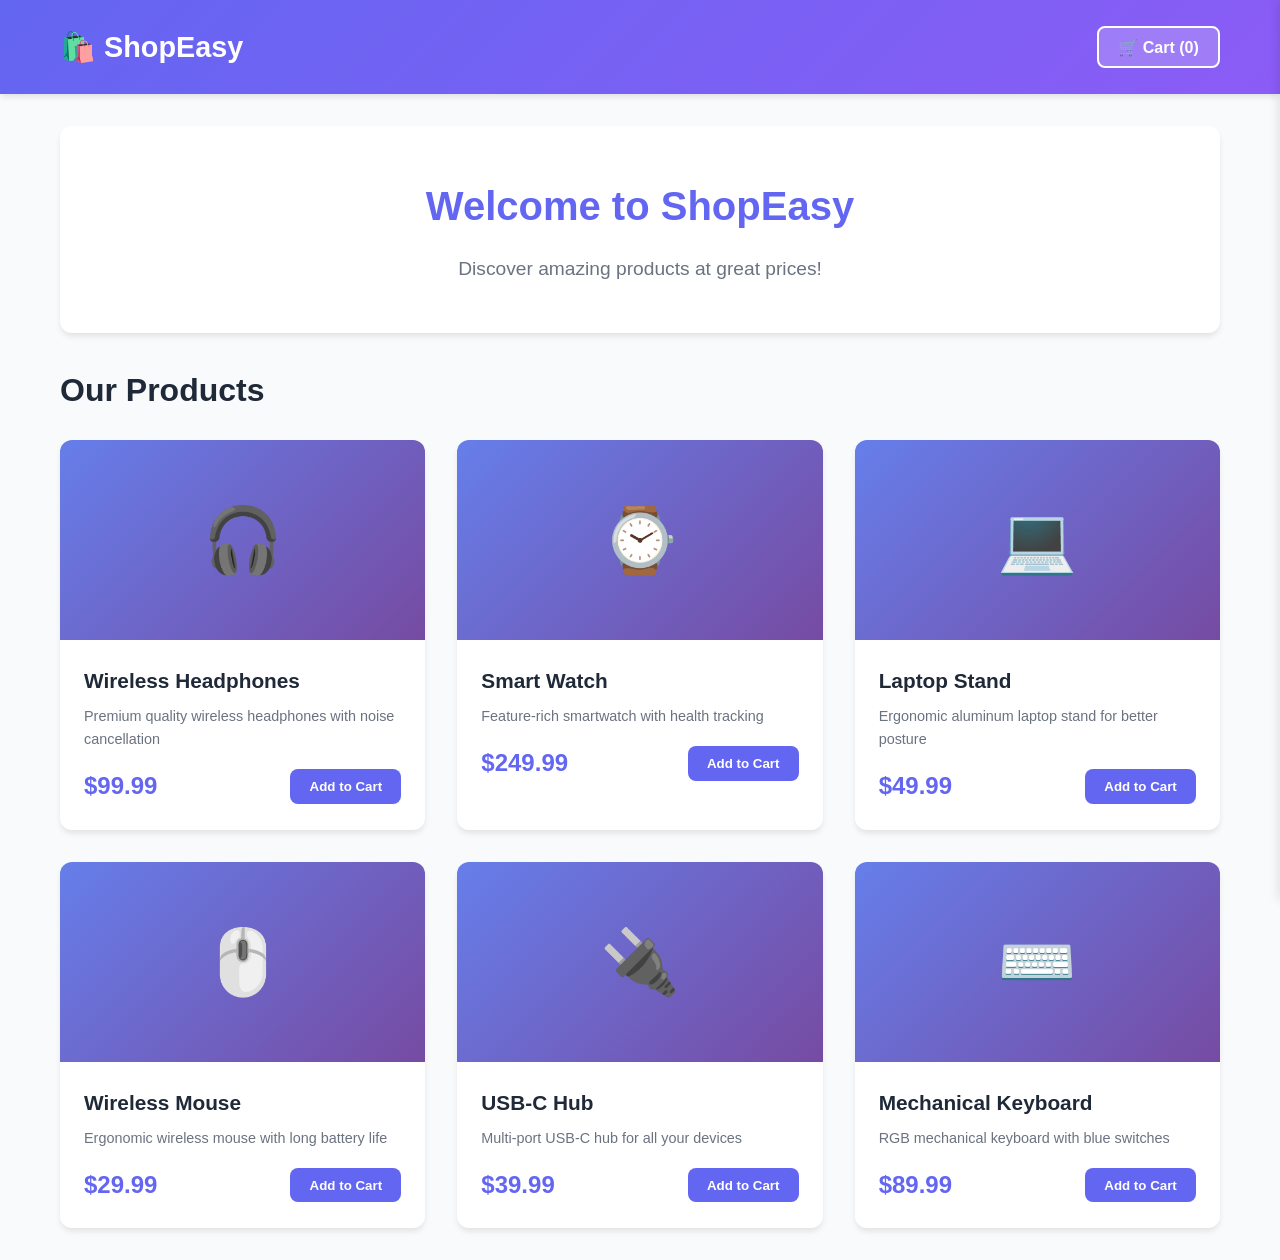
<file: index.html>
<!DOCTYPE html>
<html lang="en">
<head>
    <meta charset="UTF-8">
    <meta name="viewport" content="width=device-width, initial-scale=1.0">
    <title>ShopEasy - Online Store</title>
    <link rel="stylesheet" href="styles.css">
</head>
<body>
    <header>
        <div class="container">
            <h1>🛍️ ShopEasy</h1>
            <nav>
                <button class="cart-btn" onclick="toggleCart()">
                    🛒 Cart (<span id="cart-count">0</span>)
                </button>
            </nav>
        </div>
    </header>

    <main class="container">
        <section class="hero">
            <h2>Welcome to ShopEasy</h2>
            <p>Discover amazing products at great prices!</p>
        </section>

        <section class="products-section">
            <h2>Our Products</h2>
            <div class="products-grid" id="products-grid">
                <!-- Products will be loaded here -->
            </div>
        </section>
    </main>

    <!-- Cart Sidebar -->
    <div class="cart-sidebar" id="cart-sidebar">
        <div class="cart-header">
            <h2>Your Cart</h2>
            <button class="close-btn" onclick="toggleCart()">×</button>
        </div>
        <div class="cart-items" id="cart-items">
            <p class="empty-cart">Your cart is empty</p>
        </div>
        <div class="cart-footer">
            <div class="cart-total">
                <strong>Total: $<span id="cart-total">0.00</span></strong>
            </div>
            <button class="checkout-btn" onclick="checkout()">Checkout</button>
        </div>
    </div>

    <!-- Order Success Modal -->
    <div class="modal" id="success-modal">
        <div class="modal-content">
            <span class="close-modal" onclick="closeModal()">&times;</span>
            <div class="success-icon">✓</div>
            <h2>Order Placed Successfully!</h2>
            <p>Thank you for your purchase. Your order has been sent to the store owner.</p>
            <button class="btn-primary" onclick="closeModal()">Continue Shopping</button>
        </div>
    </div>

    <script src="app.js"></script>
</body>
</html>
</file>
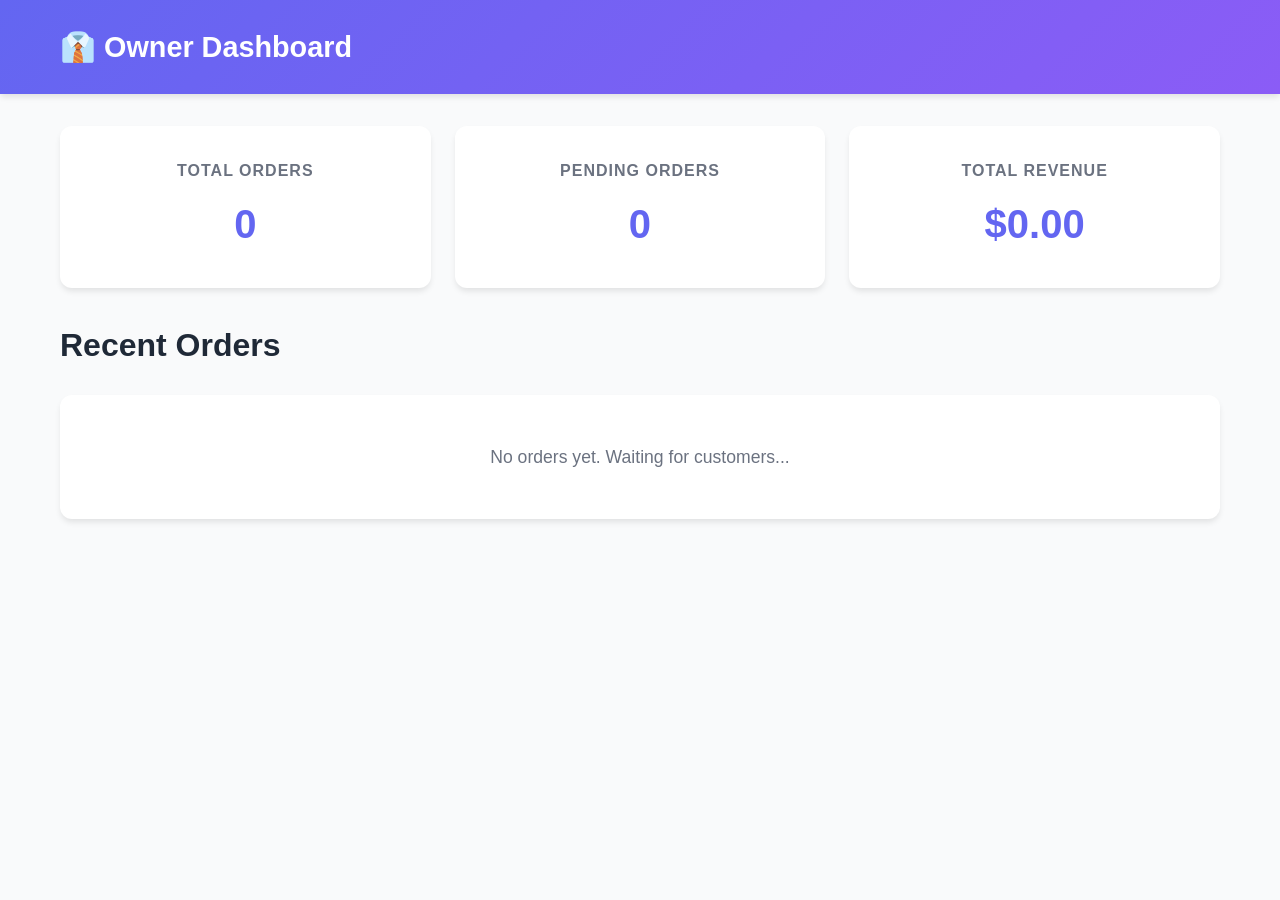
<file: owner.html>
<!DOCTYPE html>
<html lang="en">
<head>
    <meta charset="UTF-8">
    <meta name="viewport" content="width=device-width, initial-scale=1.0">
    <title>ShopEasy - Owner Dashboard</title>
    <link rel="stylesheet" href="styles.css">
</head>
<body class="owner-page">
    <header>
        <div class="container">
            <h1>👔 Owner Dashboard</h1>
            <nav>
                <span class="notification-badge" id="notification-badge" style="display: none;">New Orders!</span>
            </nav>
        </div>
    </header>

    <main class="container">
        <section class="dashboard-stats">
            <div class="stat-card">
                <h3>Total Orders</h3>
                <p class="stat-number" id="total-orders">0</p>
            </div>
            <div class="stat-card">
                <h3>Pending Orders</h3>
                <p class="stat-number" id="pending-orders">0</p>
            </div>
            <div class="stat-card">
                <h3>Total Revenue</h3>
                <p class="stat-number">$<span id="total-revenue">0.00</span></p>
            </div>
        </section>

        <section class="orders-section">
            <h2>Recent Orders</h2>
            <div class="orders-container" id="orders-container">
                <p class="no-orders">No orders yet. Waiting for customers...</p>
            </div>
        </section>
    </main>

    <!-- Order Detail Modal -->
    <div class="modal" id="order-modal">
        <div class="modal-content">
            <span class="close-modal" onclick="closeOrderModal()">&times;</span>
            <div id="order-details">
                <!-- Order details will be loaded here -->
            </div>
        </div>
    </div>

    <script src="owner.js"></script>
</body>
</html>
</file>
<file: styles.css>
* {
    margin: 0;
    padding: 0;
    box-sizing: border-box;
}

:root {
    --primary-color: #6366f1;
    --primary-dark: #4f46e5;
    --secondary-color: #8b5cf6;
    --success-color: #10b981;
    --danger-color: #ef4444;
    --text-dark: #1f2937;
    --text-light: #6b7280;
    --bg-light: #f9fafb;
    --border-color: #e5e7eb;
    --shadow: 0 4px 6px -1px rgba(0, 0, 0, 0.1);
    --shadow-lg: 0 10px 15px -3px rgba(0, 0, 0, 0.1);
}

body {
    font-family: 'Segoe UI', Tahoma, Geneva, Verdana, sans-serif;
    background-color: var(--bg-light);
    color: var(--text-dark);
    line-height: 1.6;
}

.container {
    max-width: 1200px;
    margin: 0 auto;
    padding: 0 20px;
}

/* Header */
header {
    background: linear-gradient(135deg, var(--primary-color), var(--secondary-color));
    color: white;
    padding: 1.5rem 0;
    box-shadow: var(--shadow);
    position: sticky;
    top: 0;
    z-index: 100;
}

header .container {
    display: flex;
    justify-content: space-between;
    align-items: center;
}

header h1 {
    font-size: 1.8rem;
    font-weight: 700;
}

.cart-btn {
    background: rgba(255, 255, 255, 0.2);
    border: 2px solid white;
    color: white;
    padding: 0.6rem 1.2rem;
    border-radius: 8px;
    cursor: pointer;
    font-size: 1rem;
    font-weight: 600;
    transition: all 0.3s ease;
}

.cart-btn:hover {
    background: white;
    color: var(--primary-color);
    transform: translateY(-2px);
}

/* Hero Section */
.hero {
    text-align: center;
    padding: 3rem 0;
    background: white;
    margin: 2rem 0;
    border-radius: 12px;
    box-shadow: var(--shadow);
}

.hero h2 {
    font-size: 2.5rem;
    margin-bottom: 1rem;
    color: var(--primary-color);
}

.hero p {
    font-size: 1.2rem;
    color: var(--text-light);
}

/* Products Section */
.products-section {
    margin: 2rem 0;
}

.products-section h2 {
    font-size: 2rem;
    margin-bottom: 1.5rem;
    color: var(--text-dark);
}

.products-grid {
    display: grid;
    grid-template-columns: repeat(auto-fill, minmax(280px, 1fr));
    gap: 2rem;
    margin-bottom: 2rem;
}

.product-card {
    background: white;
    border-radius: 12px;
    overflow: hidden;
    box-shadow: var(--shadow);
    transition: transform 0.3s ease, box-shadow 0.3s ease;
    cursor: pointer;
}

.product-card:hover {
    transform: translateY(-5px);
    box-shadow: var(--shadow-lg);
}

.product-image {
    width: 100%;
    height: 200px;
    background: linear-gradient(135deg, #667eea 0%, #764ba2 100%);
    display: flex;
    align-items: center;
    justify-content: center;
    font-size: 4rem;
    color: white;
}

.product-info {
    padding: 1.5rem;
}

.product-name {
    font-size: 1.3rem;
    font-weight: 600;
    margin-bottom: 0.5rem;
    color: var(--text-dark);
}

.product-description {
    color: var(--text-light);
    font-size: 0.9rem;
    margin-bottom: 1rem;
}

.product-footer {
    display: flex;
    justify-content: space-between;
    align-items: center;
}

.product-price {
    font-size: 1.5rem;
    font-weight: 700;
    color: var(--primary-color);
}

.add-to-cart-btn {
    background: var(--primary-color);
    color: white;
    border: none;
    padding: 0.6rem 1.2rem;
    border-radius: 8px;
    cursor: pointer;
    font-weight: 600;
    transition: all 0.3s ease;
}

.add-to-cart-btn:hover {
    background: var(--primary-dark);
    transform: scale(1.05);
}

/* Cart Sidebar */
.cart-sidebar {
    position: fixed;
    right: -400px;
    top: 0;
    width: 400px;
    height: 100vh;
    background: white;
    box-shadow: -2px 0 10px rgba(0, 0, 0, 0.1);
    transition: right 0.3s ease;
    z-index: 1000;
    display: flex;
    flex-direction: column;
}

.cart-sidebar.open {
    right: 0;
}

.cart-header {
    padding: 1.5rem;
    border-bottom: 1px solid var(--border-color);
    display: flex;
    justify-content: space-between;
    align-items: center;
    background: linear-gradient(135deg, var(--primary-color), var(--secondary-color));
    color: white;
}

.cart-header h2 {
    font-size: 1.5rem;
}

.close-btn {
    background: none;
    border: none;
    color: white;
    font-size: 2rem;
    cursor: pointer;
    width: 40px;
    height: 40px;
    display: flex;
    align-items: center;
    justify-content: center;
    border-radius: 50%;
    transition: background 0.3s ease;
}

.close-btn:hover {
    background: rgba(255, 255, 255, 0.2);
}

.cart-items {
    flex: 1;
    overflow-y: auto;
    padding: 1rem;
}

.empty-cart {
    text-align: center;
    color: var(--text-light);
    padding: 2rem;
}

.cart-item {
    display: flex;
    gap: 1rem;
    padding: 1rem;
    border-bottom: 1px solid var(--border-color);
    background: var(--bg-light);
    border-radius: 8px;
    margin-bottom: 0.5rem;
}

.cart-item-image {
    width: 60px;
    height: 60px;
    background: linear-gradient(135deg, #667eea 0%, #764ba2 100%);
    border-radius: 8px;
    display: flex;
    align-items: center;
    justify-content: center;
    font-size: 1.5rem;
    color: white;
    flex-shrink: 0;
}

.cart-item-info {
    flex: 1;
}

.cart-item-name {
    font-weight: 600;
    margin-bottom: 0.3rem;
}

.cart-item-price {
    color: var(--text-light);
    font-size: 0.9rem;
}

.cart-item-controls {
    display: flex;
    align-items: center;
    gap: 0.5rem;
    margin-top: 0.5rem;
}

.quantity-btn {
    background: var(--primary-color);
    color: white;
    border: none;
    width: 28px;
    height: 28px;
    border-radius: 4px;
    cursor: pointer;
    font-weight: 600;
    display: flex;
    align-items: center;
    justify-content: center;
}

.quantity-btn:hover {
    background: var(--primary-dark);
}

.quantity {
    font-weight: 600;
    min-width: 30px;
    text-align: center;
}

.remove-btn {
    background: var(--danger-color);
    color: white;
    border: none;
    padding: 0.3rem 0.8rem;
    border-radius: 4px;
    cursor: pointer;
    font-size: 0.8rem;
    margin-left: auto;
}

.remove-btn:hover {
    background: #dc2626;
}

.cart-footer {
    padding: 1.5rem;
    border-top: 1px solid var(--border-color);
    background: var(--bg-light);
}

.cart-total {
    font-size: 1.3rem;
    margin-bottom: 1rem;
    text-align: center;
}

.checkout-btn {
    width: 100%;
    background: var(--success-color);
    color: white;
    border: none;
    padding: 1rem;
    border-radius: 8px;
    font-size: 1.1rem;
    font-weight: 600;
    cursor: pointer;
    transition: all 0.3s ease;
}

.checkout-btn:hover {
    background: #059669;
    transform: translateY(-2px);
}

.checkout-btn:disabled {
    background: var(--text-light);
    cursor: not-allowed;
    transform: none;
}

/* Modal */
.modal {
    display: none;
    position: fixed;
    z-index: 2000;
    left: 0;
    top: 0;
    width: 100%;
    height: 100%;
    background-color: rgba(0, 0, 0, 0.5);
    backdrop-filter: blur(4px);
}

.modal.show {
    display: flex;
    align-items: center;
    justify-content: center;
}

.modal-content {
    background-color: white;
    padding: 2rem;
    border-radius: 12px;
    max-width: 500px;
    width: 90%;
    text-align: center;
    position: relative;
    animation: slideIn 0.3s ease;
}

@keyframes slideIn {
    from {
        transform: translateY(-50px);
        opacity: 0;
    }
    to {
        transform: translateY(0);
        opacity: 1;
    }
}

.close-modal {
    position: absolute;
    right: 1rem;
    top: 1rem;
    font-size: 2rem;
    cursor: pointer;
    color: var(--text-light);
    transition: color 0.3s ease;
}

.close-modal:hover {
    color: var(--text-dark);
}

.success-icon {
    width: 80px;
    height: 80px;
    background: var(--success-color);
    border-radius: 50%;
    display: flex;
    align-items: center;
    justify-content: center;
    font-size: 3rem;
    color: white;
    margin: 0 auto 1.5rem;
}

.btn-primary {
    background: var(--primary-color);
    color: white;
    border: none;
    padding: 0.8rem 2rem;
    border-radius: 8px;
    font-size: 1rem;
    font-weight: 600;
    cursor: pointer;
    transition: all 0.3s ease;
    margin-top: 1rem;
}

.btn-primary:hover {
    background: var(--primary-dark);
    transform: translateY(-2px);
}

/* Owner Page Styles */
.owner-page {
    background: var(--bg-light);
}

.dashboard-stats {
    display: grid;
    grid-template-columns: repeat(auto-fit, minmax(250px, 1fr));
    gap: 1.5rem;
    margin: 2rem 0;
}

.stat-card {
    background: white;
    padding: 2rem;
    border-radius: 12px;
    box-shadow: var(--shadow);
    text-align: center;
}

.stat-card h3 {
    color: var(--text-light);
    font-size: 1rem;
    margin-bottom: 0.5rem;
    text-transform: uppercase;
    letter-spacing: 1px;
}

.stat-number {
    font-size: 2.5rem;
    font-weight: 700;
    color: var(--primary-color);
}

.orders-section {
    margin: 2rem 0;
}

.orders-section h2 {
    font-size: 2rem;
    margin-bottom: 1.5rem;
    color: var(--text-dark);
}

.orders-container {
    display: flex;
    flex-direction: column;
    gap: 1rem;
}

.no-orders {
    text-align: center;
    padding: 3rem;
    color: var(--text-light);
    font-size: 1.1rem;
    background: white;
    border-radius: 12px;
    box-shadow: var(--shadow);
}

.order-card {
    background: white;
    padding: 1.5rem;
    border-radius: 12px;
    box-shadow: var(--shadow);
    cursor: pointer;
    transition: all 0.3s ease;
    border-left: 4px solid var(--primary-color);
}

.order-card:hover {
    transform: translateX(5px);
    box-shadow: var(--shadow-lg);
}

.order-card.new {
    border-left-color: var(--success-color);
    animation: pulse 2s infinite;
}

@keyframes pulse {
    0%, 100% {
        box-shadow: var(--shadow);
    }
    50% {
        box-shadow: 0 0 0 4px rgba(16, 185, 129, 0.2);
    }
}

.order-header {
    display: flex;
    justify-content: space-between;
    align-items: center;
    margin-bottom: 1rem;
}

.order-id {
    font-weight: 600;
    color: var(--primary-color);
    font-size: 1.1rem;
}

.order-date {
    color: var(--text-light);
    font-size: 0.9rem;
}

.order-status {
    display: inline-block;
    padding: 0.3rem 0.8rem;
    border-radius: 20px;
    font-size: 0.8rem;
    font-weight: 600;
    background: var(--success-color);
    color: white;
}

.order-info {
    display: grid;
    grid-template-columns: repeat(auto-fit, minmax(150px, 1fr));
    gap: 1rem;
    margin-top: 1rem;
}

.order-info-item {
    display: flex;
    flex-direction: column;
}

.order-info-label {
    font-size: 0.8rem;
    color: var(--text-light);
    margin-bottom: 0.3rem;
}

.order-info-value {
    font-weight: 600;
    color: var(--text-dark);
}

.notification-badge {
    background: var(--danger-color);
    color: white;
    padding: 0.5rem 1rem;
    border-radius: 20px;
    font-size: 0.9rem;
    font-weight: 600;
    animation: bounce 1s infinite;
}

@keyframes bounce {
    0%, 100% {
        transform: translateY(0);
    }
    50% {
        transform: translateY(-5px);
    }
}

.order-detail {
    text-align: left;
}

.order-detail h3 {
    margin-bottom: 1rem;
    color: var(--primary-color);
}

.order-items-list {
    margin: 1rem 0;
}

.order-item-detail {
    display: flex;
    justify-content: space-between;
    padding: 0.8rem;
    background: var(--bg-light);
    border-radius: 8px;
    margin-bottom: 0.5rem;
}

.order-item-name {
    font-weight: 600;
}

.order-item-quantity {
    color: var(--text-light);
}

.order-item-price {
    font-weight: 600;
    color: var(--primary-color);
}

.order-total {
    margin-top: 1.5rem;
    padding-top: 1.5rem;
    border-top: 2px solid var(--border-color);
    display: flex;
    justify-content: space-between;
    font-size: 1.3rem;
    font-weight: 700;
}

/* Responsive */
@media (max-width: 768px) {
    .cart-sidebar {
        width: 100%;
        right: -100%;
    }

    .products-grid {
        grid-template-columns: 1fr;
    }

    .dashboard-stats {
        grid-template-columns: 1fr;
    }

    .order-info {
        grid-template-columns: 1fr;
    }
}
</file>
